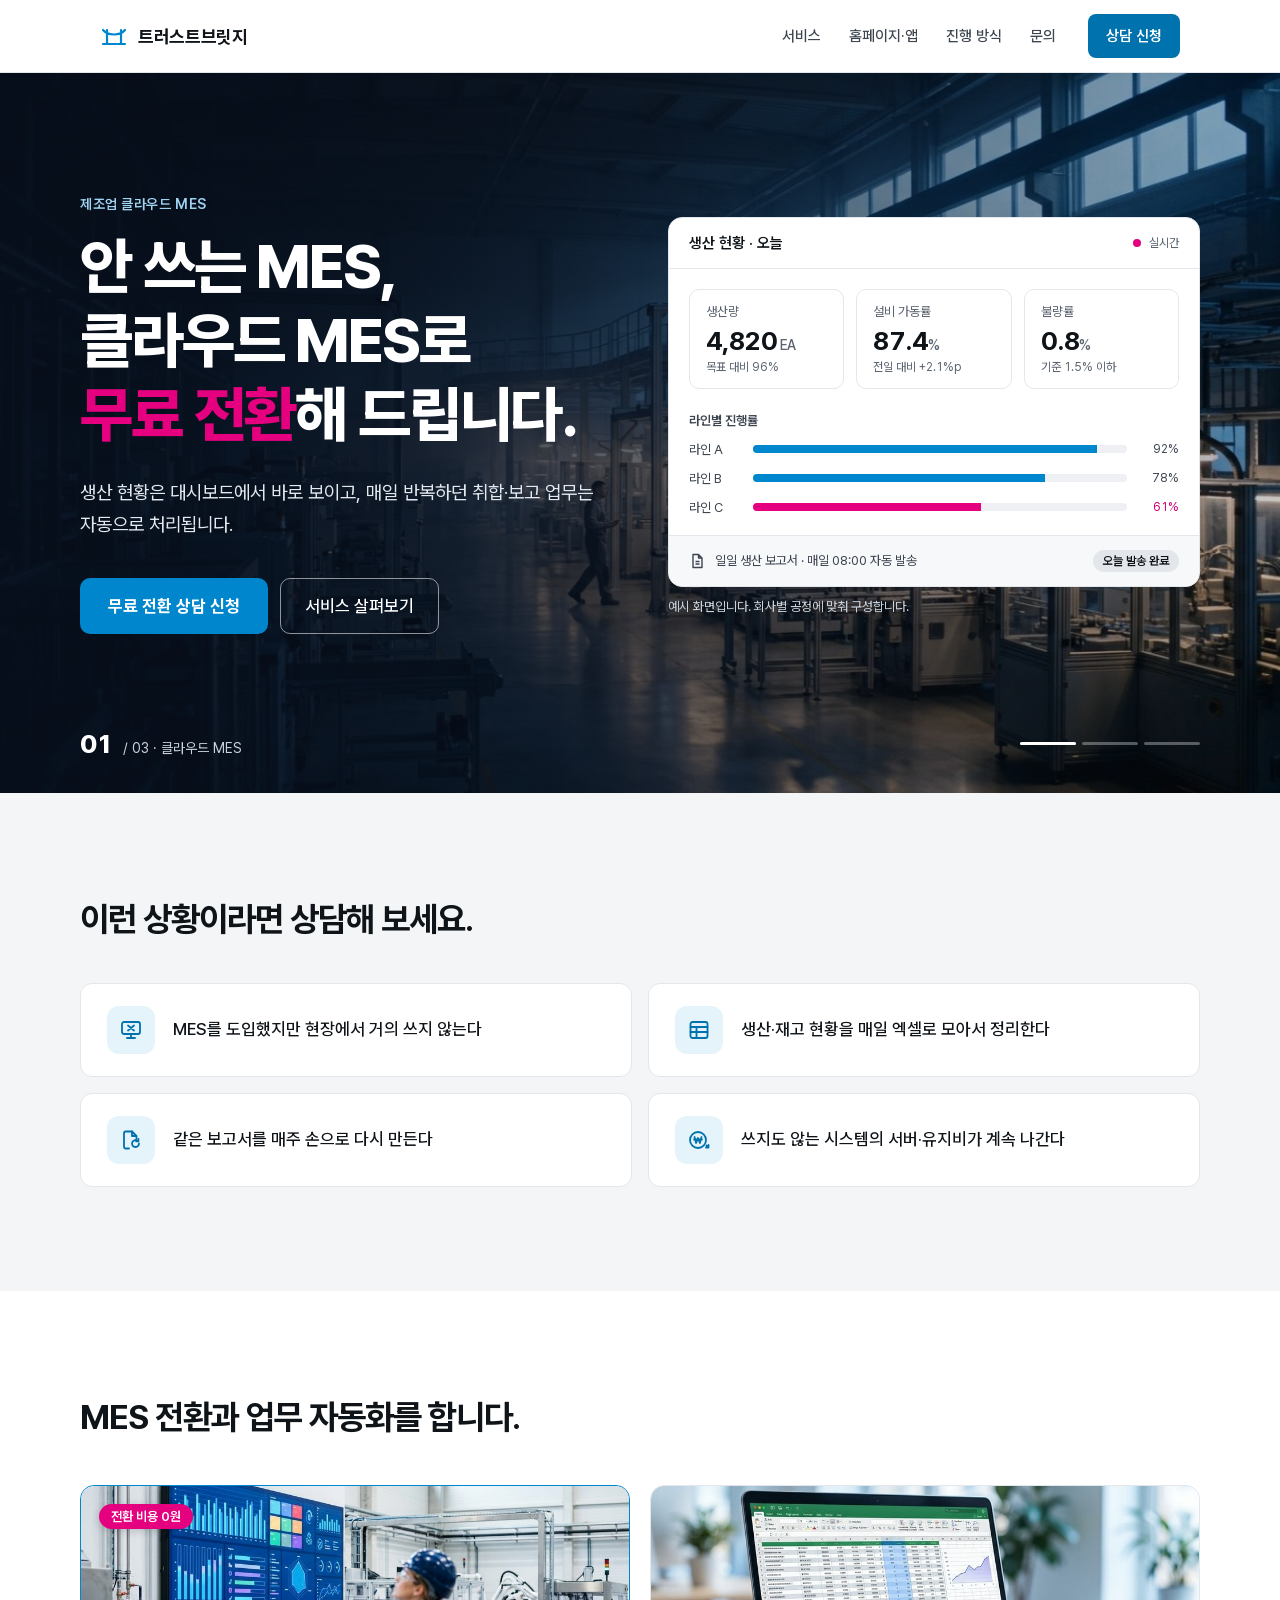
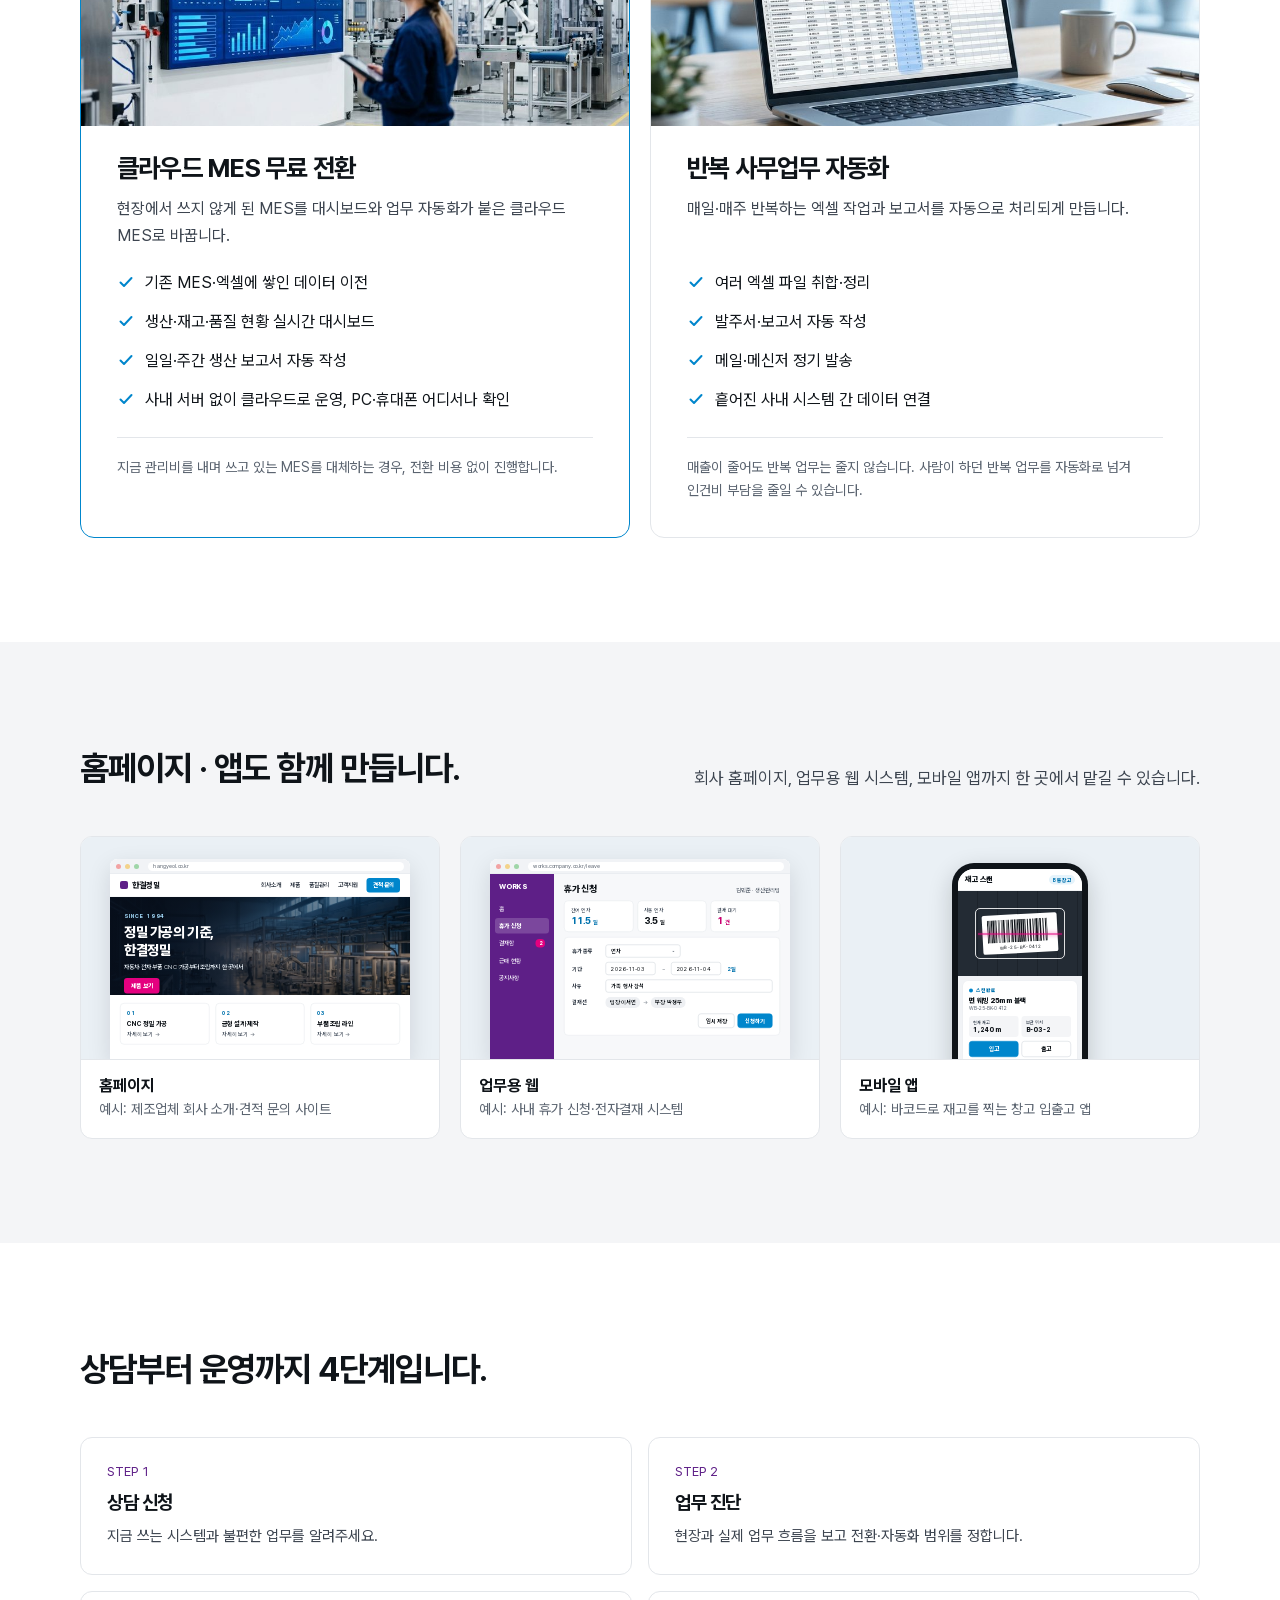
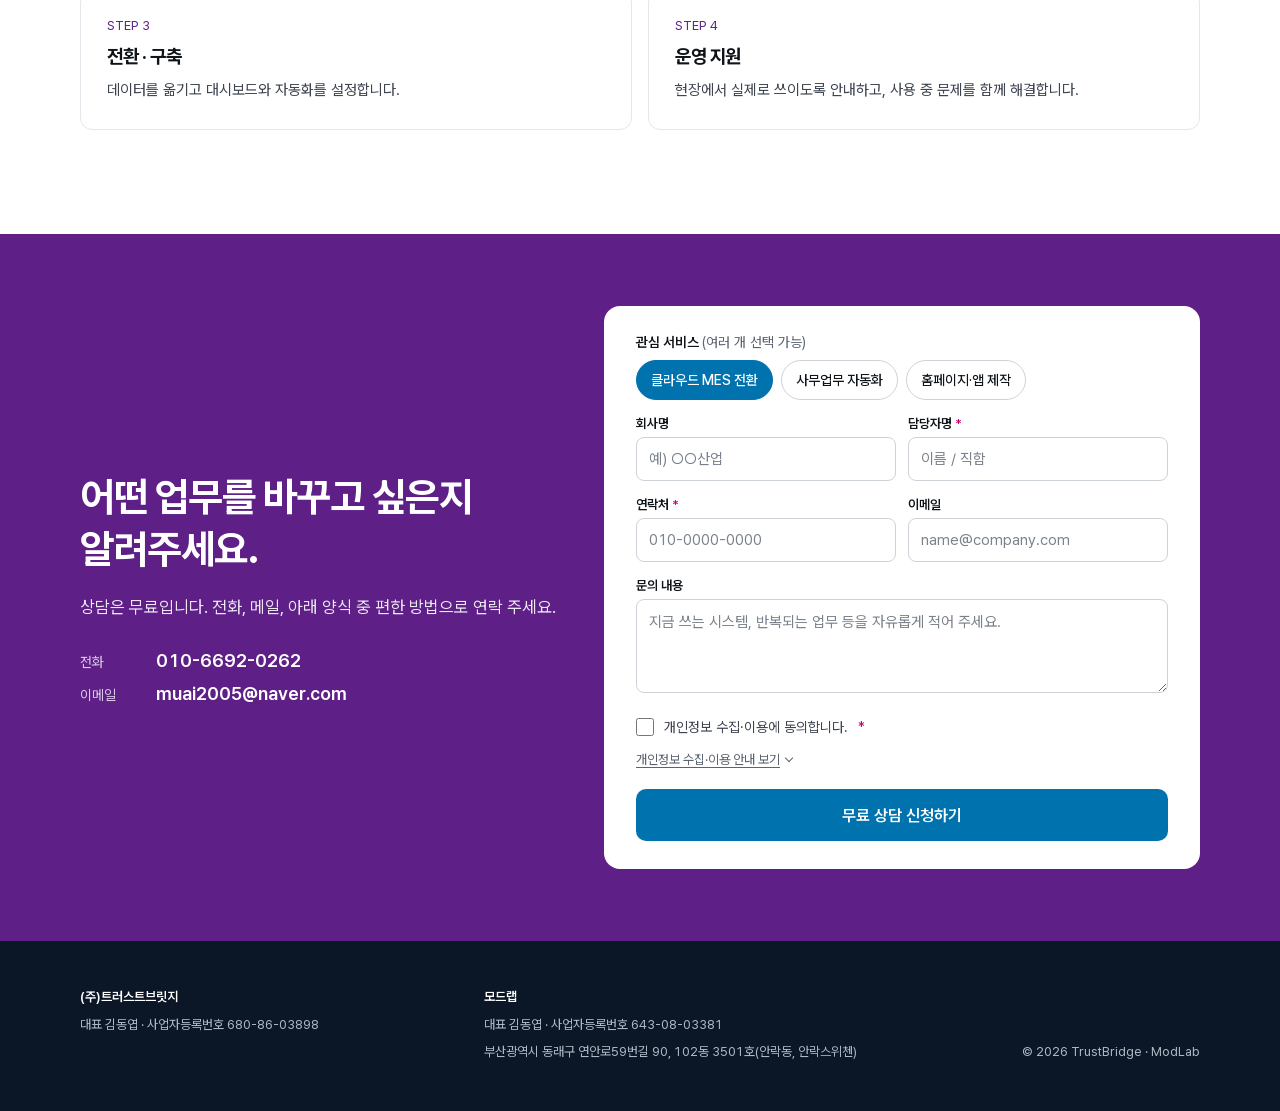
<file: index.html>
<!doctype html>
<html lang="ko">
<head>
<meta charset="utf-8">
<meta name="viewport" content="width=device-width, initial-scale=1">
<title>트러스트브릿지 · 클라우드 MES 무료 전환</title>
<meta name="description" content="안 쓰는 MES를 클라우드 MES로 무료 전환하고, 매일 반복하는 엑셀 취합·보고 업무를 자동화합니다.">
<link rel="canonical" href="https://modelab-landing.pages.dev/">
<meta name="theme-color" content="#0B1626">
<meta name="google-site-verification" content="8XHgH9_GlQ7CnMWBPAaL-OP3bFsC9x2KEq3WQ5FmYxw">
<meta name="google-site-verification" content="p43Ri4orC65d0gHnLU6IAh42sYq3tQQmLzXwiHtG9j0">

<!-- Favicons -->
<link rel="icon" href="/favicon.ico" sizes="48x48">
<link rel="icon" href="/favicon.svg" type="image/svg+xml">
<link rel="apple-touch-icon" href="/apple-touch-icon.png">
<link rel="manifest" href="/site.webmanifest">

<!-- Share previews (KakaoTalk, Facebook, LinkedIn, X) -->
<meta property="og:type" content="website">
<meta property="og:site_name" content="트러스트브릿지">
<meta property="og:locale" content="ko_KR">
<meta property="og:url" content="https://modelab-landing.pages.dev/">
<meta property="og:title" content="트러스트브릿지 · 클라우드 MES 무료 전환">
<meta property="og:description" content="안 쓰는 MES를 클라우드 MES로 무료 전환하고, 매일 반복하는 엑셀 취합·보고 업무를 자동화합니다.">
<meta property="og:image" content="https://modelab-landing.pages.dev/assets/og-image.jpg">
<meta property="og:image:width" content="1200">
<meta property="og:image:height" content="630">
<meta property="og:image:alt" content="안 쓰는 MES, 클라우드 MES로 무료 전환 · 트러스트브릿지">
<meta name="twitter:card" content="summary_large_image">

<script type="application/ld+json">
{
  "@context": "https://schema.org",
  "@type": "Organization",
  "name": "트러스트브릿지",
  "legalName": "(주)트러스트브릿지",
  "url": "https://modelab-landing.pages.dev/",
  "logo": "https://modelab-landing.pages.dev/assets/icon-512.png",
  "email": "muai2005@naver.com",
  "telephone": "+82-10-6692-0262",
  "address": {
    "@type": "PostalAddress",
    "streetAddress": "연안로59번길 90, 102동 3501호",
    "addressLocality": "동래구",
    "addressRegion": "부산광역시",
    "addressCountry": "KR"
  }
}
</script>
<link rel="preload" href="assets/fonts/PretendardVariable.woff2" as="font" type="font/woff2" crossorigin>
<link rel="stylesheet" href="css/styles.css">
</head>
<body>

<header class="site-header">
  <div class="site-header__inner">
    <a class="brand" href="#top">
      <svg width="28" height="28" viewBox="0 0 28 28" fill="none" aria-hidden="true"><path d="M3 22h22M7 22V8M21 22V8M3 8c5 6 17 6 22 0" stroke="currentColor" stroke-width="2.2" stroke-linecap="round" stroke-linejoin="round"/></svg>
      <span>트러스트브릿지</span>
    </a>
    <nav class="site-nav" aria-label="주요 메뉴">
      <div class="site-nav__links">
        <a href="#services">서비스</a>
        <a href="#web">홈페이지·앱</a>
        <a href="#process">진행 방식</a>
        <a href="#contact">문의</a>
      </div>
      <a class="btn btn--sm" href="#contact">상담 신청</a>
    </nav>
  </div>
</header>

<main>
<section id="top">
  <div class="hero" data-hero>
    <div class="hero__slide is-on" aria-hidden="true"><img src="assets/img/hero-mes.jpg" alt=""></div>
    <div class="hero__slide" aria-hidden="true"><img src="assets/img/hero-dashboard.jpg" alt=""></div>
    <div class="hero__slide" aria-hidden="true"><img src="assets/img/hero-automation.jpg" alt=""></div>
    <div class="hero__shade" aria-hidden="true"></div>

    <div class="hero__inner">
      <div class="hero__text">
        <h1 class="sr-only">트러스트브릿지 · 클라우드 MES 무료 전환과 반복 사무업무 자동화</h1>
        <div class="hero__copies">
          <div class="hero__copy is-on" aria-hidden="false" data-caption="클라우드 MES" data-cta="무료 전환 상담 신청" data-fig="dash">
            <p class="hero__label fade">제조업 클라우드 MES</p>
            <p class="hero__title"><span class="line"><span>안 쓰는 MES,</span></span><span class="line"><span>클라우드 MES로</span></span><span class="line"><span><em>무료 전환</em>해 드립니다.</span></span></p>
            <p class="hero__sub fade">생산 현황은 대시보드에서 바로 보이고, 매일 반복하던 취합·보고 업무는 자동으로 처리됩니다.</p>
          </div>
          <div class="hero__copy" aria-hidden="true" data-caption="실시간 대시보드" data-cta="대시보드 상담 신청" data-fig="dash">
            <p class="hero__label fade">실시간 생산 대시보드</p>
            <p class="hero__title"><span class="line"><span>공장 현황을</span></span><span class="line"><span>엑셀 없이</span></span><span class="line"><span><em>한 화면</em>에서 봅니다.</span></span></p>
            <p class="hero__sub fade">생산량·가동률·불량률이 실시간으로 모이고, PC와 휴대폰 어디서나 바로 확인할 수 있습니다.</p>
          </div>
          <div class="hero__copy" aria-hidden="true" data-caption="사무업무 자동화" data-cta="자동화 상담 신청" data-fig="auto">
            <p class="hero__label fade">반복 사무업무 자동화</p>
            <p class="hero__title"><span class="line"><span>매일 하던 취합·보고,</span></span><span class="line"><span>이제 손대지 않아도</span></span><span class="line"><span><em>자동으로</em> 끝납니다.</span></span></p>
            <p class="hero__sub fade">엑셀 취합, 보고서 작성, 정기 메일 발송처럼 매번 반복하던 일을 자동으로 처리합니다.</p>
          </div>
        </div>
        <div class="hero__ctas enter enter--d4">
          <a class="btn btn--lg" href="#contact" data-hero-cta>무료 전환 상담 신청</a>
          <a class="btn btn--ghost-dark" href="#services">서비스 살펴보기</a>
        </div>
      </div>

      <figure class="hero__fig enter enter--d5" data-fig="dash">
        <div class="panel">
          <div class="panel__head">
            <span>생산 현황 · 오늘</span>
            <span class="live"><i></i>실시간</span>
          </div>
          <div class="panel__stats">
            <div class="stat"><div class="stat__k">생산량</div><div class="stat__v">4,820<small> EA</small></div><div class="stat__n">목표 대비 96%</div></div>
            <div class="stat"><div class="stat__k">설비 가동률</div><div class="stat__v">87.4<small>%</small></div><div class="stat__n">전일 대비 +2.1%p</div></div>
            <div class="stat"><div class="stat__k">불량률</div><div class="stat__v">0.8<small>%</small></div><div class="stat__n">기준 1.5% 이하</div></div>
          </div>
          <div class="bars">
            <div class="bars__title">라인별 진행률</div>
            <div class="bar"><span>라인 A</span><span class="bar__track"><span class="bar__fill" style="width: 92%"></span></span><span>92%</span></div>
            <div class="bar"><span>라인 B</span><span class="bar__track"><span class="bar__fill" style="width: 78%"></span></span><span>78%</span></div>
            <div class="bar"><span>라인 C</span><span class="bar__track"><span class="bar__fill bar__fill--point" style="width: 61%"></span></span><span class="bar__pct--point">61%</span></div>
          </div>
          <div class="panel__foot">
            <span><svg width="16" height="16" viewBox="0 0 16 16" fill="none" aria-hidden="true"><path d="M4 1.5h5.5L13 5v9.5H4z M9.5 1.5V5H13 M6.5 8.5h4 M6.5 11h4" stroke="currentColor" stroke-width="1.4" stroke-linejoin="round"/></svg>일일 생산 보고서 · 매일 08:00 자동 발송</span>
            <span class="pill">오늘 발송 완료</span>
          </div>
        </div>
        <figcaption>예시 화면입니다. 회사별 공정에 맞춰 구성합니다.</figcaption>
      </figure>

      <figure class="hero__fig enter" data-fig="auto" hidden>
        <div class="panel">
          <div class="panel__head">
            <span>자동화 작업 · 오늘</span>
            <span class="live"><i></i>자동 실행 중</span>
          </div>
          <ul class="tasks">
            <li class="enter">
              <span><svg width="22" height="22" viewBox="0 0 22 22" fill="none" aria-hidden="true"><circle cx="11" cy="11" r="10" fill="currentColor"/><path d="M6.5 11.3l3 3 6-6.5" stroke="#FFFFFF" stroke-width="2" stroke-linecap="round" stroke-linejoin="round"/></svg></span>
              <span class="tasks__txt"><b>생산 실적 엑셀 취합</b><small>공장별 파일 → 통합 시트 1개 · 07:30</small></span>
              <span class="pill">완료</span>
            </li>
            <li class="enter">
              <span><svg width="22" height="22" viewBox="0 0 22 22" fill="none" aria-hidden="true"><circle cx="11" cy="11" r="10" fill="currentColor"/><path d="M6.5 11.3l3 3 6-6.5" stroke="#FFFFFF" stroke-width="2" stroke-linecap="round" stroke-linejoin="round"/></svg></span>
              <span class="tasks__txt"><b>일일 생산 보고서 작성</b><small>통합 시트 기준 자동 작성 · 07:40</small></span>
              <span class="pill">완료</span>
            </li>
            <li class="enter">
              <span><svg width="22" height="22" viewBox="0 0 22 22" fill="none" aria-hidden="true"><circle cx="11" cy="11" r="10" fill="currentColor"/><path d="M6.5 11.3l3 3 6-6.5" stroke="#FFFFFF" stroke-width="2" stroke-linecap="round" stroke-linejoin="round"/></svg></span>
              <span class="tasks__txt"><b>거래처 발주서 메일 발송</b><small>담당자별 자동 발송 · 08:00</small></span>
              <span class="pill">완료</span>
            </li>
            <li class="enter is-pending">
              <span><svg width="22" height="22" viewBox="0 0 22 22" fill="none" aria-hidden="true"><circle cx="11" cy="11" r="9.5" stroke="currentColor" stroke-width="1.6"/><path d="M11 6.5V11l3 2" stroke="currentColor" stroke-width="1.6" stroke-linecap="round" stroke-linejoin="round"/></svg></span>
              <span class="tasks__txt"><b>주간 재고 보고서</b><small>매주 금요일 17:00</small></span>
              <span class="pill pill--outline">예정</span>
            </li>
          </ul>
          <div class="panel__foot">
            <span><svg width="16" height="16" viewBox="0 0 16 16" fill="none" aria-hidden="true"><rect x="2" y="2" width="12" height="12" rx="2" stroke="currentColor" stroke-width="1.4"/><path d="M2 6h12M2 10h12M6 6v8" stroke="currentColor" stroke-width="1.4"/></svg>생산실적_통합.xlsx</span>
            <span class="pill pill--main">자동 생성</span>
          </div>
        </div>
        <figcaption>예시 화면입니다. 회사별 업무에 맞춰 구성합니다.</figcaption>
      </figure>
    </div>

    <div class="hero__pager">
      <div class="hero__pager-in">
        <div class="hero__count" aria-live="polite">
          <strong data-hero-num>01</strong>
          <span>/ 03 · <span data-hero-caption>클라우드 MES</span></span>
        </div>
        <div class="hero__dots">
          <button class="hero__dot" type="button" aria-label="1번째 화면: 클라우드 MES" aria-pressed="true"><span><span></span></span></button>
          <button class="hero__dot" type="button" aria-label="2번째 화면: 실시간 대시보드" aria-pressed="false"><span><span></span></span></button>
          <button class="hero__dot" type="button" aria-label="3번째 화면: 사무업무 자동화" aria-pressed="false"><span><span></span></span></button>
        </div>
      </div>
    </div>
  </div>
</section>

<section class="pains">
  <div class="container">
    <h2 class="section__title reveal">이런 상황이라면 상담해 보세요.</h2>
    <div class="grid2">
      <div class="pain card reveal d2"><span class="pain__icon"><svg width="24" height="24" viewBox="0 0 24 24" fill="none" aria-hidden="true" stroke="currentColor" stroke-width="1.8" stroke-linecap="round" stroke-linejoin="round"><rect x="3" y="4" width="18" height="12" rx="2"/><path d="M8 20h8M12 16v4M9 7.5l6 5M15 7.5l-6 5"/></svg></span><p>MES를 도입했지만 현장에서 거의 쓰지 않는다</p></div>
      <div class="pain card reveal d3"><span class="pain__icon"><svg width="24" height="24" viewBox="0 0 24 24" fill="none" aria-hidden="true" stroke="currentColor" stroke-width="1.8" stroke-linecap="round" stroke-linejoin="round"><rect x="3.5" y="4" width="17" height="16" rx="2"/><path d="M3.5 9h17M3.5 14h17M9.5 9v11"/></svg></span><p>생산·재고 현황을 매일 엑셀로 모아서 정리한다</p></div>
      <div class="pain card reveal d4"><span class="pain__icon"><svg width="24" height="24" viewBox="0 0 24 24" fill="none" aria-hidden="true" stroke="currentColor" stroke-width="1.8" stroke-linecap="round" stroke-linejoin="round"><path d="M13 3.5H6.5A1.5 1.5 0 0 0 5 5v14a1.5 1.5 0 0 0 1.5 1.5H10"/><path d="M13 3.5 17.5 8v2.5M13 3.5V8h4.5"/><path d="M20 15.5a3.5 3.5 0 1 1-1-2.45"/><path d="M19.4 11v2.3h-2.3"/></svg></span><p>같은 보고서를 매주 손으로 다시 만든다</p></div>
      <div class="pain card reveal d5"><span class="pain__icon"><svg width="24" height="24" viewBox="0 0 24 24" fill="none" aria-hidden="true" stroke="currentColor" stroke-width="1.8" stroke-linecap="round" stroke-linejoin="round"><circle cx="11" cy="12" r="8"/><path d="M7.5 9l1.6 6 1.9-5 1.9 5 1.6-6M7 11.5h8"/><path d="M19.5 17.5l2 2M21.5 17v2.5H19"/></svg></span><p>쓰지도 않는 시스템의 서버·유지비가 계속 나간다</p></div>
    </div>
  </div>
</section>

<section id="services" class="section">
  <div class="container">
    <h2 class="section__title reveal">MES 전환과 업무 자동화를 합니다.</h2>
    <div class="services">
      <article class="svc svc--featured card reveal d2">
        <div class="svc__img"><img class="zoom" src="assets/img/service-mes.jpg" alt="공장 벽면 화면의 실시간 생산 대시보드를 확인하는 작업자"><span class="badge">전환 비용 0원</span></div>
        <div>
          <h3>클라우드 MES 무료 전환</h3>
          <p class="svc__desc">현장에서 쓰지 않게 된 MES를 대시보드와 업무 자동화가 붙은 클라우드 MES로 바꿉니다.</p>
        </div>
        <ul class="checklist">
          <li><span class="check"><svg width="18" height="18" viewBox="0 0 18 18" fill="none" aria-hidden="true"><path d="M3.5 9.5l3.5 3.5 7.5-8" stroke="currentColor" stroke-width="2" stroke-linecap="round" stroke-linejoin="round"/></svg></span>기존 MES·엑셀에 쌓인 데이터 이전</li>
          <li><span class="check"><svg width="18" height="18" viewBox="0 0 18 18" fill="none" aria-hidden="true"><path d="M3.5 9.5l3.5 3.5 7.5-8" stroke="currentColor" stroke-width="2" stroke-linecap="round" stroke-linejoin="round"/></svg></span>생산·재고·품질 현황 실시간 대시보드</li>
          <li><span class="check"><svg width="18" height="18" viewBox="0 0 18 18" fill="none" aria-hidden="true"><path d="M3.5 9.5l3.5 3.5 7.5-8" stroke="currentColor" stroke-width="2" stroke-linecap="round" stroke-linejoin="round"/></svg></span>일일·주간 생산 보고서 자동 작성</li>
          <li><span class="check"><svg width="18" height="18" viewBox="0 0 18 18" fill="none" aria-hidden="true"><path d="M3.5 9.5l3.5 3.5 7.5-8" stroke="currentColor" stroke-width="2" stroke-linecap="round" stroke-linejoin="round"/></svg></span>사내 서버 없이 클라우드로 운영, PC·휴대폰 어디서나 확인</li>
        </ul>
        <p class="svc__note">지금 관리비를 내며 쓰고 있는 MES를 대체하는 경우, 전환 비용 없이 진행합니다.</p>
      </article>

      <article class="svc card reveal d3">
        <div class="svc__img"><img class="zoom" src="assets/img/service-automation.jpg" alt="데이터가 자동으로 채워지는 스프레드시트 화면이 띄워진 노트북"></div>
        <div>
          <h3>반복 사무업무 자동화</h3>
          <p class="svc__desc">매일·매주 반복하는 엑셀 작업과 보고서를 자동으로 처리되게 만듭니다.</p>
        </div>
        <ul class="checklist">
          <li><span class="check"><svg width="18" height="18" viewBox="0 0 18 18" fill="none" aria-hidden="true"><path d="M3.5 9.5l3.5 3.5 7.5-8" stroke="currentColor" stroke-width="2" stroke-linecap="round" stroke-linejoin="round"/></svg></span>여러 엑셀 파일 취합·정리</li>
          <li><span class="check"><svg width="18" height="18" viewBox="0 0 18 18" fill="none" aria-hidden="true"><path d="M3.5 9.5l3.5 3.5 7.5-8" stroke="currentColor" stroke-width="2" stroke-linecap="round" stroke-linejoin="round"/></svg></span>발주서·보고서 자동 작성</li>
          <li><span class="check"><svg width="18" height="18" viewBox="0 0 18 18" fill="none" aria-hidden="true"><path d="M3.5 9.5l3.5 3.5 7.5-8" stroke="currentColor" stroke-width="2" stroke-linecap="round" stroke-linejoin="round"/></svg></span>메일·메신저 정기 발송</li>
          <li><span class="check"><svg width="18" height="18" viewBox="0 0 18 18" fill="none" aria-hidden="true"><path d="M3.5 9.5l3.5 3.5 7.5-8" stroke="currentColor" stroke-width="2" stroke-linecap="round" stroke-linejoin="round"/></svg></span>흩어진 사내 시스템 간 데이터 연결</li>
        </ul>
        <p class="svc__note">매출이 줄어도 반복 업무는 줄지 않습니다. 사람이 하던 반복 업무를 자동화로 넘겨 인건비 부담을 줄일 수 있습니다.</p>
      </article>
    </div>
  </div>
</section>

<section id="web" class="section section--soft">
  <div class="container">
    <div class="section__head">
      <h2 class="section__title reveal">홈페이지 · 앱도 함께 만듭니다.</h2>
      <p class="section__lead reveal d1">회사 홈페이지, 업무용 웹 시스템, 모바일 앱까지 한 곳에서 맡길 수 있습니다.</p>
    </div>
    <div class="grid3 showcase">
        <figure class="show card reveal d1">
          <div class="show__stage" aria-hidden="true">
            <div class="browser zoom">
              <div class="browser__scale">
                <div class="browser__bar"><i></i><i></i><i></i><span class="browser__url">hangyeol.co.kr</span></div>
                <div class="mk-nav">
                  <div class="mk-logo"><i></i>한결정밀</div>
                  <div class="mk-menu"><span>회사소개</span><span>제품</span><span>품질관리</span><span>고객지원</span><b>견적 문의</b></div>
                </div>
                <div class="mk-hero">
                  <img src="assets/img/hero-mes.jpg" alt="">
                  <div class="mk-hero__shade"></div>
                  <div class="mk-hero__txt">
                    <div class="mk-hero__eyebrow">SINCE 1994</div>
                    <div class="mk-hero__title">정밀 가공의 기준,<br>한결정밀</div>
                    <div class="mk-hero__sub">자동차·전자 부품 CNC 가공부터 조립까지 한 곳에서</div>
                    <div class="mk-hero__btn">제품 보기</div>
                  </div>
                </div>
                <div class="mk-tiles">
                  <div><small>01</small><b>CNC 정밀 가공</b><span>자세히 보기 →</span></div>
                  <div><small>02</small><b>금형 설계·제작</b><span>자세히 보기 →</span></div>
                  <div><small>03</small><b>부품 조립 라인</b><span>자세히 보기 →</span></div>
                </div>
              </div>
            </div>
          </div>
          <figcaption><b>홈페이지</b><span>예시: 제조업체 회사 소개·견적 문의 사이트</span></figcaption>
        </figure>

        <figure class="show card reveal d2">
          <div class="show__stage" aria-hidden="true">
            <div class="browser zoom">
              <div class="browser__scale">
                <div class="browser__bar"><i></i><i></i><i></i><span class="browser__url">works.company.co.kr/leave</span></div>
                <div class="mk-app">
                  <div class="mk-side">
                    <div class="mk-side__logo">WORKS</div>
                    <div class="mk-side__menu">
                      <span>홈</span>
                      <span class="is-on">휴가 신청</span>
                      <span>결재함<em>2</em></span>
                      <span>근태 현황</span>
                      <span>공지사항</span>
                    </div>
                  </div>
                  <div class="mk-main">
                    <div class="mk-main__head"><b>휴가 신청</b><span>김민준 · 생산관리팀</span></div>
                    <div class="mk-kpis">
                      <div><small>잔여 연차</small><b style="color: var(--main-ink)">11.5<span> 일</span></b></div>
                      <div><small>사용 연차</small><b>3.5<span> 일</span></b></div>
                      <div><small>결재 대기</small><b style="color: var(--point-ink)">1<span> 건</span></b></div>
                    </div>
                    <div class="mk-form">
                      <div class="mk-row"><b>휴가 종류</b><span class="mk-field" style="width: 150px">연차<span style="color: var(--ink-4)">▾</span></span></div>
                      <div class="mk-row"><b>기간</b><span class="mk-field" style="width: 100px">2026-11-03</span><span style="color: var(--ink-3)">~</span><span class="mk-field" style="width: 100px">2026-11-04</span><span style="font-weight: 700; color: var(--main-ink)">2일</span></div>
                      <div class="mk-row"><b>사유</b><span class="mk-field" style="width: 100%">가족 행사 참석</span></div>
                      <div class="mk-row"><b>결재선</b><span style="display: flex; align-items: center; gap: 6px"><span class="mk-chip">팀장 이서연</span><span style="color: var(--ink-4)">→</span><span class="mk-chip">부장 박정우</span></span></div>
                      <div class="mk-btns"><span>임시 저장</span><span>신청하기</span></div>
                    </div>
                  </div>
                </div>
              </div>
            </div>
          </div>
          <figcaption><b>업무용 웹</b><span>예시: 사내 휴가 신청·전자결재 시스템</span></figcaption>
        </figure>

        <figure class="show card reveal d3">
          <div class="show__stage" aria-hidden="true">
            <div class="phone zoom">
              <div class="phone__screen">
                <div class="phone__scale">
                  <div class="mk-apphead"><b>재고 스캔</b><span>B동 창고</span></div>
                  <div class="mk-cam">
                    <div class="mk-cam__bg"></div>
                    <div class="mk-label">
                      <div class="barcode"><i style="width:2px;margin-right:1px"></i><i style="width:2px;margin-right:1px"></i><i style="width:1px;margin-right:1px"></i><i style="width:2px;margin-right:1px"></i><i style="width:3px;margin-right:1px"></i><i style="width:1px;margin-right:1px"></i><i style="width:2px;margin-right:3px"></i><i style="width:1px;margin-right:1px"></i><i style="width:1px;margin-right:3px"></i><i style="width:1px;margin-right:1px"></i><i style="width:1px;margin-right:1px"></i><i style="width:3px;margin-right:3px"></i><i style="width:1px;margin-right:1px"></i><i style="width:1px;margin-right:1px"></i><i style="width:2px;margin-right:3px"></i><i style="width:1px;margin-right:1px"></i><i style="width:3px;margin-right:2px"></i><i style="width:3px;margin-right:1px"></i><i style="width:1px;margin-right:1px"></i><i style="width:2px;margin-right:1px"></i><i style="width:3px;margin-right:1px"></i><i style="width:3px;margin-right:1px"></i><i style="width:3px;margin-right:1px"></i><i style="width:2px;margin-right:3px"></i><i style="width:2px;margin-right:3px"></i><i style="width:3px;margin-right:3px"></i><i style="width:2px;margin-right:2px"></i><i style="width:1px;margin-right:1px"></i><i style="width:4px;margin-right:1px"></i><i style="width:1px;margin-right:2px"></i><i style="width:3px;margin-right:3px"></i><i style="width:2px;margin-right:3px"></i><i style="width:2px;margin-right:1px"></i><i style="width:1px;margin-right:3px"></i></div>
                      <div class="mk-label__code">WB-25-BK-0412</div>
                    </div>
                    <div class="mk-frame"></div>
                    <div class="mk-scan"></div>
                  </div>
                  <div class="mk-result">
                    <div class="mk-result__ok"><i></i>스캔 완료</div>
                    <div class="mk-result__name">면 웨빙 25mm 블랙</div>
                    <div class="mk-result__sku">WB-25-BK-0412</div>
                    <div class="mk-result__grid">
                      <div><small>현재 재고</small><b>1,240 m</b></div>
                      <div><small>보관 위치</small><b>B-03-2</b></div>
                    </div>
                    <div class="mk-result__btns"><span>입고</span><span>출고</span></div>
                  </div>
                </div>
              </div>
            </div>
          </div>
          <figcaption><b>모바일 앱</b><span>예시: 바코드로 재고를 찍는 창고 입출고 앱</span></figcaption>
        </figure>
    </div>
  </div>
</section>

<section id="process" class="section">
  <div class="container">
    <h2 class="section__title reveal">상담부터 운영까지 4단계입니다.</h2>
    <ol class="steps grid2">
      <li class="step card reveal d2">
        <div class="step__no">STEP 1</div>
        <h3>상담 신청</h3>
        <p>지금 쓰는 시스템과 불편한 업무를 알려주세요.</p>
      </li>
      <li class="step card reveal d3">
        <div class="step__no">STEP 2</div>
        <h3>업무 진단</h3>
        <p>현장과 실제 업무 흐름을 보고 전환·자동화 범위를 정합니다.</p>
      </li>
      <li class="step card reveal d4">
        <div class="step__no">STEP 3</div>
        <h3>전환 · 구축</h3>
        <p>데이터를 옮기고 대시보드와 자동화를 설정합니다.</p>
      </li>
      <li class="step card reveal d5">
        <div class="step__no">STEP 4</div>
        <h3>운영 지원</h3>
        <p>현장에서 실제로 쓰이도록 안내하고, 사용 중 문제를 함께 해결합니다.</p>
      </li>
    </ol>
  </div>
</section>

<section id="contact" class="section contact">
  <div class="container contact__inner">
    <div class="contact__intro">
      <h2 class="contact__title reveal">어떤 업무를 바꾸고 싶은지<br>알려주세요.</h2>
      <p class="contact__lead reveal d2">상담은 무료입니다. 전화, 메일, 아래 양식 중 편한 방법으로 연락 주세요.</p>
      <dl class="contact__list reveal d3">
        <div><dt>전화</dt><dd><a href="tel:01066920262">010-6692-0262</a></dd></div>
        <div><dt>이메일</dt><dd><a href="mailto:muai2005@naver.com">muai2005@naver.com</a></dd></div>
      </dl>
    </div>

    <div class="form-card reveal d4">
      <form class="form" data-contact-form novalidate>
        <fieldset>
          <legend>관심 서비스 <span>(여러 개 선택 가능)</span></legend>
          <div class="chips">
            <button class="chip" type="button" aria-pressed="true" data-chip="mes">클라우드 MES 전환</button>
            <button class="chip" type="button" aria-pressed="false" data-chip="auto">사무업무 자동화</button>
            <button class="chip" type="button" aria-pressed="false" data-chip="web">홈페이지·앱 제작</button>
          </div>
        </fieldset>
        <div class="form__row">
          <label class="field">회사명<input class="input" type="text" name="company" maxlength="100" autocomplete="organization" placeholder="예) ○○산업"></label>
          <label class="field"><span>담당자명 <em class="req" aria-hidden="true">*</em></span><input class="input" type="text" name="name" required maxlength="50" autocomplete="name" placeholder="이름 / 직함"></label>
        </div>
        <div class="form__row">
          <label class="field"><span>연락처 <em class="req" aria-hidden="true">*</em></span><input class="input" type="tel" name="phone" required maxlength="30" autocomplete="tel" placeholder="010-0000-0000"></label>
          <label class="field">이메일<input class="input" type="email" name="email" maxlength="120" autocomplete="email" placeholder="name@company.com"></label>
        </div>
        <label class="field">문의 내용<textarea class="input" name="message" rows="3" maxlength="3000" placeholder="지금 쓰는 시스템, 반복되는 업무 등을 자유롭게 적어 주세요."></textarea></label>
        <div class="consent">
          <label class="agree"><input type="checkbox" name="agree" required aria-describedby="privacy-notice">개인정보 수집·이용에 동의합니다. <em class="req" aria-hidden="true">*</em></label>
          <details class="privacy">
            <summary>개인정보 수집·이용 안내 보기</summary>
            <div class="privacy__body" id="privacy-notice">
              <table>
                <tbody>
                  <tr><th scope="row">수집 항목</th><td>필수: 담당자명, 연락처<br>선택: 회사명, 이메일, 관심 서비스, 문의 내용</td></tr>
                  <tr><th scope="row">수집 목적</th><td>상담 신청 접수 및 상담 회신</td></tr>
                  <tr><th scope="row">보유 기간</th><td><strong>수집일로부터 6개월</strong> 보관 후 지체 없이 파기합니다.</td></tr>
                  <tr><th scope="row">처리 위탁</th><td>문의 내용 메일 전송: Resend, Inc.(미국)<br>웹사이트 운영: Cloudflare, Inc.(미국)</td></tr>
                </tbody>
              </table>
              <p>개인정보 수집·이용에 동의하지 않으실 수 있습니다. 동의하지 않으시면 이 양식으로는 상담 신청이 어렵지만, 전화(010-6692-0262)나 이메일로는 상담을 받으실 수 있습니다.</p>
            </div>
          </details>
        </div>
        <div class="hp" aria-hidden="true"><label>웹사이트<input type="text" name="website" tabindex="-1" autocomplete="off"></label></div>
        <p class="form__msg" role="alert" data-form-msg hidden></p>
        <button class="btn form__submit" type="submit" data-form-submit>무료 상담 신청하기</button>
      </form>
      <div class="form-done" data-form-done hidden>
        <span><svg width="40" height="40" viewBox="0 0 40 40" fill="none" aria-hidden="true"><circle cx="20" cy="20" r="18" stroke="currentColor" stroke-width="2"/><path d="M12.5 20.5l5 5 10-11" stroke="currentColor" stroke-width="2.4" stroke-linecap="round" stroke-linejoin="round"/></svg></span>
        <h3>상담 신청이 접수되었습니다.</h3>
        <p>남겨주신 연락처로 담당자가 직접 연락드리겠습니다.</p>
        <button class="btn btn--ghost" type="button" data-form-reset>다시 작성하기</button>
      </div>
    </div>
  </div>
</section>
</main>

<footer class="site-footer">
  <div class="container">
    <div>
      <b>(주)트러스트브릿지</b>
      <span>대표 김동엽 · 사업자등록번호 680-86-03898</span>
    </div>
    <div>
      <b>모드랩</b>
      <span>대표 김동엽 · 사업자등록번호 643-08-03381</span>
      <span>부산광역시 동래구 연안로59번길 90, 102동 3501호(안락동, 안락스위첸)</span>
    </div>
    <div class="copy">© 2026 TrustBridge · ModLab</div>
  </div>
</footer>

<script src="js/main.js"></script>
</body>
</html>
</file>
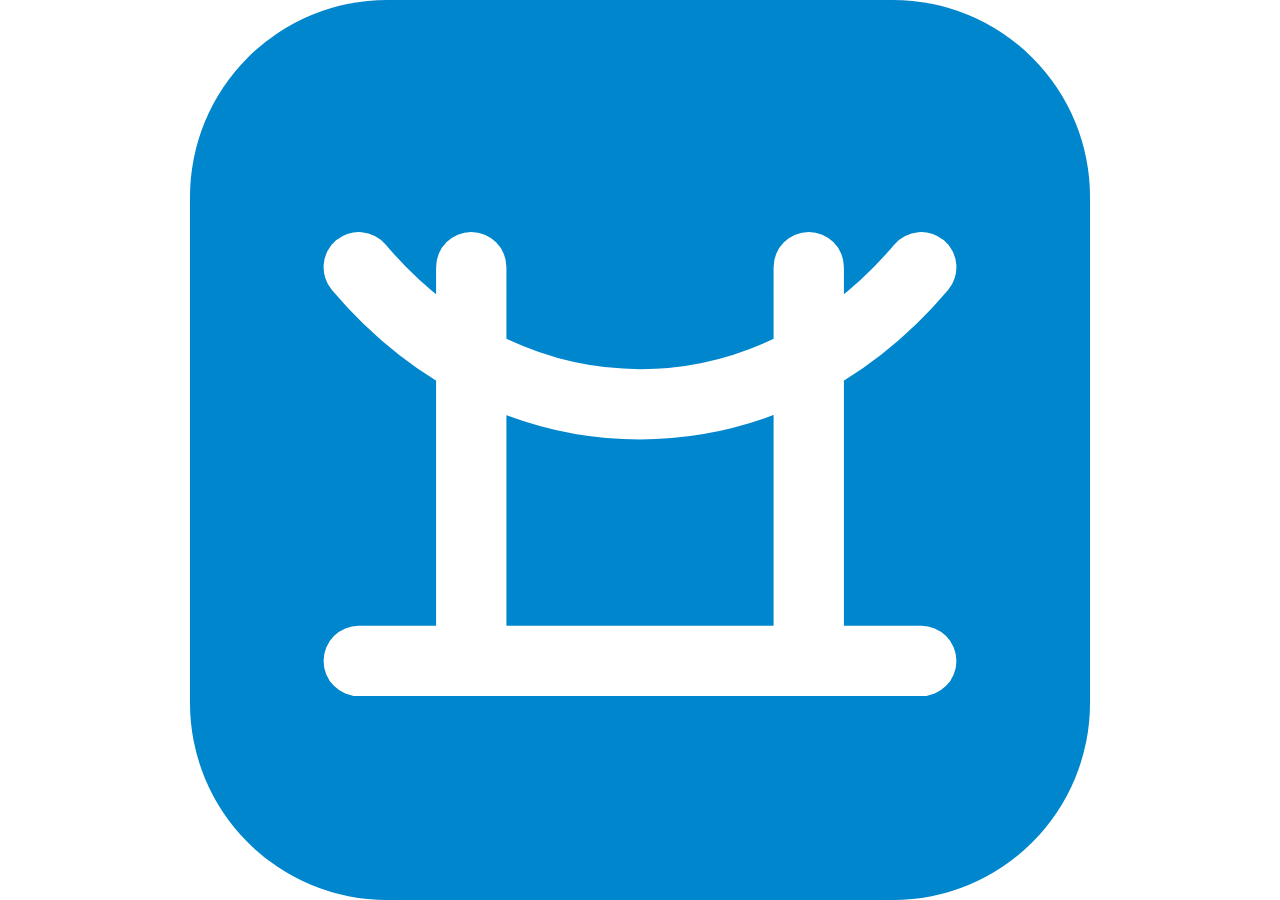
<file: tools/icon.html>
<!doctype html>
<!-- Source for the PNG favicons: renders favicon.svg edge to edge. -->
<html><head><style>html,body{margin:0;background:transparent}img{display:block;width:100vw;height:100vh}</style></head>
<body><img src="../favicon.svg" alt=""></body></html>
</file>
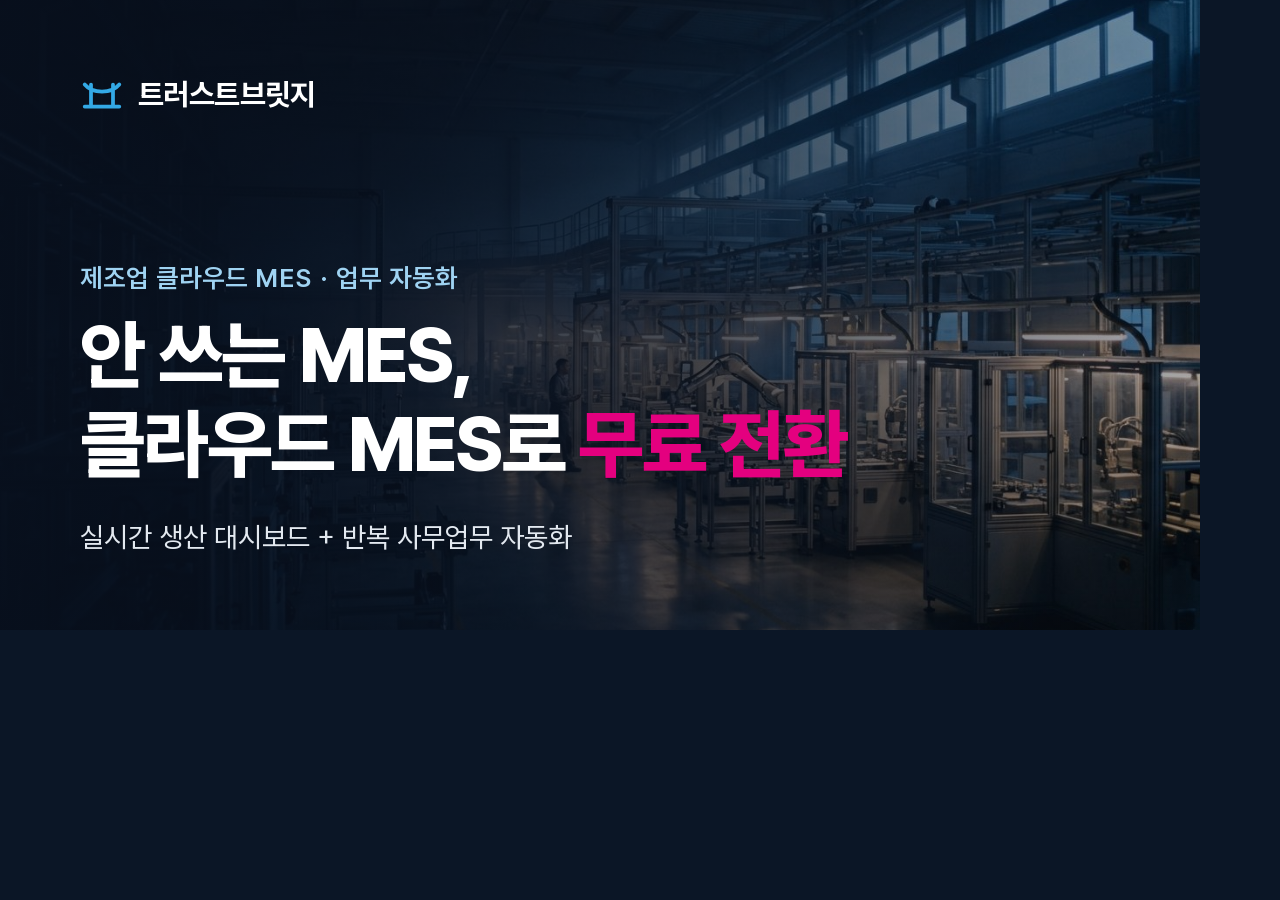
<file: tools/og-image.html>
<!doctype html>
<!-- Source for assets/og-image.jpg (1200x630). Render it with a headless browser at 1200x630 over http. -->
<html lang="ko">
<head>
<meta charset="utf-8">
<style>
@font-face { font-family: 'Pretendard'; src: url('../assets/fonts/PretendardVariable.woff2') format('woff2'); font-weight: 45 920; }
html, body { margin: 0; }
body { width: 1200px; height: 630px; overflow: hidden; position: relative; background: #0B1626; color: #FFFFFF;
  font-family: 'Pretendard', sans-serif; word-break: keep-all; -webkit-font-smoothing: antialiased; }
img { position: absolute; inset: 0; width: 100%; height: 100%; object-fit: cover; }
.shade { position: absolute; inset: 0; background: linear-gradient(90deg, rgba(8,16,30,0.92) 0%, rgba(8,16,30,0.74) 55%, rgba(8,16,30,0.35) 100%); }
.in { position: absolute; inset: 0; padding: 72px 80px; display: flex; flex-direction: column; }
.brand { display: flex; align-items: center; gap: 14px; font-size: 30px; font-weight: 700; letter-spacing: -0.02em; }
.label { margin-top: auto; font-size: 26px; font-weight: 600; letter-spacing: 0.04em; color: #9FD3F2; }
h1 { margin: 18px 0 0; font-size: 76px; line-height: 1.18; letter-spacing: -0.035em; font-weight: 800; }
h1 em { font-style: normal; color: #E4007F; }
p { margin: 26px 0 0; font-size: 28px; line-height: 1.5; color: #E3E9F0; }
</style>
</head>
<body>
<img src="../assets/img/hero-mes.jpg" alt="">
<div class="shade"></div>
<div class="in">
  <div class="brand">
    <svg width="44" height="44" viewBox="0 0 28 28" fill="none" aria-hidden="true"><path d="M3 22h22M7 22V8M21 22V8M3 8c5 6 17 6 22 0" stroke="#33A9E6" stroke-width="2.4" stroke-linecap="round" stroke-linejoin="round"/></svg>
    트러스트브릿지
  </div>
  <div class="label">제조업 클라우드 MES · 업무 자동화</div>
  <h1>안 쓰는 MES,<br>클라우드 MES로 <em>무료 전환</em></h1>
  <p>실시간 생산 대시보드 + 반복 사무업무 자동화</p>
</div>
</body>
</html>
</file>
<file: css/styles.css>
@font-face {
  font-family: 'Pretendard';
  src: url('../assets/fonts/PretendardVariable.woff2') format('woff2-variations'),
       url('../assets/fonts/PretendardVariable.woff2') format('woff2');
  font-weight: 45 920;
  font-style: normal;
  font-display: swap;
}

:root {
  --main: #0086CC;
  --main-ink: #0072AD;
  --sub: #5E1F87;
  --point: #E4007F;
  --point-ink: #C90070;

  --ink: #0F1419;
  --ink-2: #3D4550;
  --ink-3: #5B6470;
  --ink-4: #7A828C;
  --line: #E3E6EA;
  --line-2: #CDD2D8;
  --line-soft: #EEF0F3;
  --bg-soft: #F4F5F7;
  --bg-softer: #F7F8FA;
  --navy: #0B1626;
}

*, *::before, *::after { box-sizing: border-box; }

html { scroll-behavior: smooth; }
body {
  margin: 0;
  background: #FFFFFF;
  color: var(--ink);
  font-family: 'Pretendard', -apple-system, 'Apple SD Gothic Neo', 'Malgun Gothic', sans-serif;
  font-variant-numeric: tabular-nums;
  word-break: keep-all;
  -webkit-font-smoothing: antialiased;
  -webkit-tap-highlight-color: transparent;
  -webkit-text-size-adjust: 100%;
}
section[id] { scroll-margin-top: 72px; }
img { display: block; max-width: 100%; }
a { color: var(--ink); }
a:hover { color: var(--main-ink); }

.container { max-width: 1120px; margin: 0 auto; }
.sr-only {
  position: absolute; width: 1px; height: 1px; margin: -1px; padding: 0; border: 0;
  overflow: hidden; clip: rect(0 0 0 0); white-space: nowrap;
}
.check { color: var(--main); flex: 0 0 auto; margin-top: 2px; }

/* Buttons */
.btn {
  display: inline-flex; align-items: center; justify-content: center;
  border: 0; border-radius: 10px; font: inherit; text-decoration: none; cursor: pointer;
  transition: filter .15s ease, background-color .15s ease;
}
.btn:hover { filter: brightness(0.92); color: #FFFFFF; }
.btn--sm { min-height: 44px; padding: 0 18px; border-radius: 8px; background: var(--main-ink); color: #FFFFFF; font-size: 15px; font-weight: 600; }
.btn--lg { min-height: 56px; padding: 0 28px; background: var(--main); color: #FFFFFF; font-size: 17px; font-weight: 700; }
.btn--ghost-dark {
  min-height: 56px; padding: 0 24px; border: 1px solid rgba(255,255,255,0.55);
  background: transparent; color: #FFFFFF; font-size: 17px; font-weight: 500;
  transition: background-color .15s ease;
}
.btn--ghost-dark:hover { filter: none; background: rgba(255,255,255,0.1); }
.btn--ghost {
  min-height: 44px; padding: 0 18px; border: 1px solid var(--line-2); border-radius: 8px;
  background: #FFFFFF; color: var(--ink); font-size: 15px;
}
.btn--ghost:hover { filter: none; background: var(--bg-soft); color: var(--ink); }

/* Header */
.site-header {
  position: sticky; top: 0; z-index: 50;
  border-bottom: 1px solid var(--line); background: #FFFFFF;
  box-shadow: 0 1px 8px rgba(15,20,25,0.05);
}
.site-header__inner {
  max-width: 1120px; margin: 0 auto; padding: 0 20px; height: 72px;
  display: flex; align-items: center; justify-content: space-between; gap: 24px;
}
.brand { display: flex; align-items: center; gap: 10px; text-decoration: none; color: var(--ink); }
.brand:hover { color: var(--ink); }
.brand svg { color: var(--main); }
.brand span { font-weight: 700; font-size: 18px; letter-spacing: -0.02em; }
.site-nav { display: flex; align-items: center; gap: 32px; }
.site-nav__links { display: flex; align-items: center; gap: 28px; }
.site-nav__links a { text-decoration: none; font-size: 15px; font-weight: 500; color: var(--ink-2); }
.site-nav__links a:hover { color: var(--ink); }

/* Hero */
.hero {
  position: relative; min-height: 720px; overflow: hidden;
  background: var(--navy); color: #FFFFFF;
  display: flex; flex-direction: column; justify-content: center;
}
.hero__slide { position: absolute; inset: 0; opacity: 0; transition: opacity 1.2s ease; }
.hero__slide.is-on { opacity: 1; }
.hero__slide img { width: 100%; height: 100%; object-fit: cover; }
.hero__slide.is-on img { animation: kenburns 7s ease-out both; }
.hero__shade {
  position: absolute; inset: 0;
  background: linear-gradient(90deg, rgba(8,16,30,0.88) 0%, rgba(8,16,30,0.66) 48%, rgba(8,16,30,0.22) 100%);
}
.hero__inner {
  position: relative; z-index: 2; width: 100%; max-width: 1160px; margin: 0 auto;
  padding: 96px 20px 132px; display: flex; flex-wrap: wrap; align-items: center; gap: 56px;
}
.hero__text { flex: 1 1 440px; min-width: 0; }
.hero__copies { display: grid; }
.hero__copy {
  grid-area: 1 / 1; min-width: 0;
  visibility: hidden; opacity: 0;
  transition: opacity .35s ease, visibility 0s linear .35s;
}
.hero__copy.is-on { visibility: visible; opacity: 1; transition: opacity .35s ease; }
.hero__label { margin: 0; font-size: 14px; font-weight: 600; letter-spacing: 0.04em; color: #9FD3F2; }
.hero__title {
  margin: 18px 0 0; font-size: clamp(38px, 4.8vw, 62px); line-height: 1.2;
  letter-spacing: -0.035em; font-weight: 800;
}
.hero__title em { font-style: normal; color: var(--point); }
.line { display: block; overflow: hidden; padding-bottom: 0.08em; margin-bottom: -0.08em; }
.line > span { display: block; transform: translateY(105%); }
.hero__copy.is-on .line > span { animation: rise .95s cubic-bezier(0.2,0.7,0.2,1) .1s both; }
.hero__copy.is-on .line:nth-child(2) > span { animation-delay: .22s; }
.hero__copy.is-on .line:nth-child(3) > span { animation-delay: .34s; }
.hero__sub { margin: 26px 0 0; max-width: 30em; font-size: 19px; line-height: 1.65; color: #E3E9F0; }
.fade { opacity: 0; }
.hero__copy.is-on .fade { animation: up .8s cubic-bezier(0.2,0.7,0.2,1) .05s both; }
.hero__copy.is-on .hero__sub { animation-delay: .45s; }
.hero__ctas { margin-top: 38px; display: flex; flex-wrap: wrap; gap: 12px; }

.hero__fig { margin: 0; flex: 1 1 440px; min-width: 0; }
.hero__fig[hidden] { display: none; }
.hero__fig figcaption { margin-top: 12px; font-size: 13px; color: #C9D3DD; }

.hero__pager { position: absolute; z-index: 3; left: 0; right: 0; bottom: 28px; }
.hero__pager-in {
  max-width: 1160px; margin: 0 auto; padding: 0 20px;
  display: flex; flex-wrap: wrap; align-items: center; justify-content: space-between; gap: 12px 24px;
}
.hero__count { display: flex; align-items: baseline; gap: 10px; }
.hero__count strong { font-size: 26px; font-weight: 800; letter-spacing: -0.02em; }
.hero__count span { font-size: 14px; color: #C9D3DD; }
.hero__dots { display: flex; gap: 6px; }
.hero__dot {
  width: 56px; height: 44px; padding: 0; border: 0; background: transparent; cursor: pointer;
  display: flex; align-items: center;
}
.hero__dot > span { display: block; width: 100%; height: 3px; border-radius: 2px; background: rgba(255,255,255,0.32); overflow: hidden; }
.hero__dot > span > span { display: block; width: 100%; height: 3px; background: #FFFFFF; transform-origin: left center; transform: scaleX(0); }
.hero__dot[aria-pressed="true"] > span > span { animation: prog 7s linear both; }
.hero.is-paused .hero__dot[aria-pressed="true"] > span > span { animation: none; transform: scaleX(1); }

/* Example panels (hero) */
.panel {
  border: 1px solid var(--line); border-radius: 14px; background: #FFFFFF; color: var(--ink);
  box-shadow: 0 1px 2px rgba(15,20,25,0.04), 0 16px 40px rgba(15,20,25,0.07); overflow: hidden;
}
.panel__head {
  display: flex; align-items: center; justify-content: space-between; gap: 12px;
  padding: 16px 20px; border-bottom: 1px solid var(--line);
}
.panel__head > span:first-child { font-size: 15px; font-weight: 600; }
.live { display: inline-flex; align-items: center; gap: 8px; font-size: 12px; color: var(--ink-3); }
.live i { width: 8px; height: 8px; border-radius: 50%; background: var(--point); animation: pulse 2s ease-out infinite; }
.panel__stats { padding: 20px; display: flex; flex-wrap: wrap; gap: 12px; }
.stat { flex: 1 1 120px; min-width: 0; border: 1px solid var(--line); border-radius: 10px; padding: 14px 16px; }
.stat__k { font-size: 13px; color: var(--ink-3); }
.stat__v { margin-top: 6px; font-size: 26px; font-weight: 700; letter-spacing: -0.02em; }
.stat__v small { font-size: 14px; font-weight: 500; color: var(--ink-3); }
.stat__n { margin-top: 4px; font-size: 12px; color: var(--ink-3); }
.bars { padding: 4px 20px 20px; display: flex; flex-direction: column; gap: 14px; }
.bars__title { font-size: 13px; font-weight: 600; color: var(--ink-2); }
.bar { display: flex; align-items: center; gap: 12px; font-size: 13px; color: var(--ink-2); }
.bar > span:first-child { width: 52px; }
.bar__track { flex: 1 1 auto; height: 8px; border-radius: 4px; background: var(--line-soft); overflow: hidden; }
.bar__fill {
  display: block; height: 8px; background: var(--main);
  transform-origin: left center; animation: grow 1.1s cubic-bezier(0.2,0.7,0.2,1) .7s both;
}
.bar:nth-of-type(3) .bar__fill { animation-delay: .85s; }
.bar:nth-of-type(4) .bar__fill { animation-delay: 1s; }
.bar__fill--point { background: var(--point); }
.bar > span:last-child { width: 40px; text-align: right; font-size: 12px; }
.bar__pct--point { color: var(--point-ink); }
.panel__foot {
  display: flex; align-items: center; justify-content: space-between; gap: 12px; flex-wrap: wrap;
  padding: 14px 20px; border-top: 1px solid var(--line); background: var(--bg-softer);
}
.panel__foot > span:first-child { display: inline-flex; align-items: center; gap: 10px; font-size: 13px; color: var(--ink-2); }
.pill { font-size: 12px; font-weight: 600; color: var(--ink); background: var(--line); border-radius: 999px; padding: 4px 10px; white-space: nowrap; }
.pill--outline { color: var(--ink-2); background: #FFFFFF; border: 1px solid var(--line-2); padding: 3px 10px; }
.pill--main { color: #FFFFFF; background: var(--main-ink); }
.tasks { margin: 0; padding: 4px 20px 6px; list-style: none; }
.tasks li { display: flex; align-items: center; gap: 14px; padding: 14px 0; border-top: 1px solid var(--line-soft); }
.tasks li > span:first-child { flex: 0 0 auto; color: var(--main); }
.tasks li.is-pending > span:first-child { color: var(--ink-4); }
.tasks__txt { flex: 1 1 auto; min-width: 0; }
.tasks__txt b { display: block; font-size: 15px; font-weight: 600; color: var(--ink); }
.tasks__txt small { display: block; margin-top: 2px; font-size: 13px; color: var(--ink-3); }

/* Sections */
.section { padding: 104px 20px; }
.section--soft { background: var(--bg-soft); }
.section__title {
  margin: 0; font-size: clamp(26px, 3vw, 34px); line-height: 1.35;
  letter-spacing: -0.03em; font-weight: 700;
}
.grid2 { display: grid; grid-template-columns: repeat(2, minmax(0, 1fr)); gap: 16px; }
.grid3 { display: grid; grid-template-columns: repeat(3, minmax(0, 1fr)); gap: 16px; }

.card { transition: transform .25s ease, box-shadow .25s ease; }
@media (hover: hover) {
  .card:hover { transform: translateY(-4px); box-shadow: 0 12px 28px rgba(15,20,25,0.08); }
  .card:hover .zoom { transform: scale(1.06); }
}
.zoom { transition: transform .7s cubic-bezier(0.2,0.7,0.2,1); }

/* Pain points */
.pains { background: var(--bg-soft); padding: 104px 20px; }
.pains .grid2 { margin-top: 40px; }
.pain {
  min-width: 0; display: flex; align-items: center; gap: 18px;
  background: #FFFFFF; border: 1px solid var(--line); border-radius: 12px; padding: 22px 26px;
}
.pain__icon {
  flex: 0 0 auto; width: 48px; height: 48px; border-radius: 12px;
  display: flex; align-items: center; justify-content: center;
  background: #E5F3FB; color: var(--main-ink);
}
.pain p { margin: 0; font-size: 17px; line-height: 1.6; font-weight: 500; }

/* Services */
.services { margin-top: 44px; display: flex; flex-wrap: wrap; gap: 20px; }
.svc {
  flex: 1 1 460px; min-width: 0; border: 1px solid var(--line); border-radius: 14px; overflow: hidden;
  padding: 36px; display: flex; flex-direction: column; gap: 22px;
}
.svc--featured { border: 1.5px solid var(--main); }
.svc__img { position: relative; margin: -36px -36px 4px; height: 240px; overflow: hidden; border-radius: 13px 13px 0 0; background: var(--line); }
.svc__img img { width: 100%; height: 100%; object-fit: cover; }
.badge {
  position: absolute; top: 18px; left: 18px;
  font-size: 13px; font-weight: 600; color: #FFFFFF; background: var(--point); border-radius: 999px; padding: 5px 12px;
  box-shadow: 0 2px 8px rgba(15,20,25,0.18);
}
/* Line up image / heading / checklist / note across both service cards */
@supports (grid-template-rows: subgrid) {
  .services { display: grid; grid-template-columns: repeat(2, minmax(0, 1fr)); }
  .svc { display: grid; grid-template-rows: subgrid; grid-row: span 4; row-gap: 22px; align-content: start; }
  .svc .svc__note { align-self: start; margin-top: 0; }
}
@media (max-width: 960px) {
  .services { grid-template-columns: minmax(0, 1fr); }
}
.svc h3 { margin: 0; font-size: 26px; letter-spacing: -0.03em; font-weight: 700; }
.svc__desc { margin: 12px 0 0; font-size: 16px; line-height: 1.7; color: var(--ink-2); }
.checklist { margin: 0; padding: 0; list-style: none; display: flex; flex-direction: column; gap: 12px; }
.checklist li { display: flex; gap: 10px; align-items: flex-start; font-size: 16px; line-height: 1.5; }
.svc__note { margin: auto 0 0; padding-top: 18px; border-top: 1px solid var(--line); font-size: 14px; line-height: 1.6; color: var(--ink-3); }

.section__head { display: flex; flex-wrap: wrap; align-items: flex-end; justify-content: space-between; gap: 12px 32px; }
.section__lead { margin: 0; font-size: 17px; line-height: 1.65; color: var(--ink-2); }
.showcase { margin-top: 44px; gap: 20px; }

/* Showcase mockups (homepage / web / app) */
.show { margin: 0; background: #FFFFFF; border: 1px solid var(--line); border-radius: 12px; overflow: hidden; }
.show__stage {
  height: 222px; padding: 22px 16px 0; background: #EAF0F5;
  display: flex; align-items: flex-end; justify-content: center; overflow: hidden;
}
.show figcaption { padding: 16px 18px 18px; border-top: 1px solid var(--line); }
.show figcaption b { display: block; font-size: 16px; font-weight: 700; color: var(--ink); }
.show figcaption span { display: block; margin-top: 4px; font-size: 14px; line-height: 1.5; color: var(--ink-3); }

.browser {
  width: 300px; height: 200px; flex: 0 0 auto; border-radius: 8px 8px 0 0; overflow: hidden;
  background: #FFFFFF; box-shadow: 0 8px 24px rgba(15,20,25,0.12);
}
.browser__scale {
  width: 600px; height: 400px; transform: scale(0.5); transform-origin: 0 0;
  background: #FFFFFF; color: var(--ink); text-align: left; line-height: 1.4;
}
.browser__bar { display: flex; align-items: center; gap: 8px; height: 30px; padding: 0 12px; background: #F1F3F6; border-bottom: 1px solid var(--line); }
.browser__bar i { width: 10px; height: 10px; border-radius: 50%; }
.browser__bar i:nth-child(1) { background: #F2A3A3; }
.browser__bar i:nth-child(2) { background: #F3D38B; }
.browser__bar i:nth-child(3) { background: #9FD6A8; }
.browser__url { margin-left: 10px; flex: 1 1 auto; height: 18px; border-radius: 9px; background: #FFFFFF; display: flex; align-items: center; padding: 0 10px; font-size: 11px; color: var(--ink-3); }

.mk-nav { display: flex; align-items: center; justify-content: space-between; height: 46px; padding: 0 20px; border-bottom: 1px solid var(--line-soft); }
.mk-logo { display: flex; align-items: center; gap: 8px; font-size: 16px; font-weight: 800; letter-spacing: -0.02em; }
.mk-logo i { width: 16px; height: 16px; border-radius: 4px; background: var(--sub); }
.mk-menu { display: flex; align-items: center; gap: 18px; font-size: 12px; font-weight: 500; color: var(--ink-2); }
.mk-menu b { padding: 6px 12px; border-radius: 6px; background: var(--main); color: #FFFFFF; font-weight: 700; }
.mk-hero { position: relative; height: 196px; overflow: hidden; }
.mk-hero img { position: absolute; inset: 0; width: 100%; height: 100%; object-fit: cover; }
.mk-hero__shade { position: absolute; inset: 0; background: linear-gradient(90deg, rgba(8,16,30,0.85), rgba(8,16,30,0.25)); }
.mk-hero__txt { position: relative; padding: 30px 28px; color: #FFFFFF; }
.mk-hero__eyebrow { font-size: 11px; font-weight: 700; letter-spacing: 0.12em; color: #9FD3F2; }
.mk-hero__title { margin-top: 8px; font-size: 28px; font-weight: 800; line-height: 1.25; letter-spacing: -0.03em; }
.mk-hero__sub { margin-top: 8px; font-size: 12px; color: #DCE3EA; }
.mk-hero__btn { display: inline-block; margin-top: 14px; padding: 7px 14px; border-radius: 6px; background: var(--point); font-size: 12px; font-weight: 700; }
.mk-tiles { display: grid; grid-template-columns: repeat(3, minmax(0, 1fr)); gap: 12px; padding: 16px 20px; }
.mk-tiles > div { border: 1px solid var(--line); border-radius: 8px; padding: 12px; }
.mk-tiles small { display: block; font-size: 11px; color: var(--main-ink); font-weight: 700; }
.mk-tiles b { display: block; margin-top: 4px; font-size: 13px; font-weight: 700; }
.mk-tiles span { display: block; margin-top: 4px; font-size: 11px; color: var(--ink-3); }

.mk-app { display: flex; height: 370px; }
.mk-side { flex: 0 0 128px; padding: 16px 10px; background: var(--sub); color: #FFFFFF; }
.mk-side__logo { padding: 0 8px; font-size: 14px; font-weight: 800; letter-spacing: 0.04em; }
.mk-side__menu { margin-top: 18px; display: flex; flex-direction: column; gap: 4px; font-size: 12px; }
.mk-side__menu span { display: flex; justify-content: space-between; padding: 7px 8px; border-radius: 6px; color: #E6DCEF; }
.mk-side__menu span.is-on { background: rgba(255,255,255,0.18); color: #FFFFFF; font-weight: 700; }
.mk-side__menu em { font-style: normal; padding: 0 6px; border-radius: 8px; background: var(--point); color: #FFFFFF; font-size: 10px; font-weight: 700; }
.mk-main { flex: 1 1 auto; min-width: 0; padding: 16px 20px; background: var(--bg-softer); }
.mk-main__head { display: flex; align-items: baseline; justify-content: space-between; }
.mk-main__head b { font-size: 18px; font-weight: 800; letter-spacing: -0.02em; }
.mk-main__head span { font-size: 11px; color: var(--ink-3); }
.mk-kpis { margin-top: 12px; display: grid; grid-template-columns: repeat(3, minmax(0, 1fr)); gap: 8px; }
.mk-kpis > div { padding: 10px 12px; border-radius: 8px; background: #FFFFFF; border: 1px solid var(--line); }
.mk-kpis small { display: block; font-size: 10px; color: var(--ink-3); }
.mk-kpis b { display: block; margin-top: 2px; font-size: 18px; font-weight: 800; }
.mk-kpis b span { font-size: 11px; font-weight: 600; }
.mk-form { margin-top: 10px; padding: 14px; border-radius: 8px; background: #FFFFFF; border: 1px solid var(--line); display: flex; flex-direction: column; gap: 9px; }
.mk-row { display: flex; align-items: center; gap: 12px; font-size: 11px; }
.mk-row > b { width: 56px; flex: 0 0 auto; font-weight: 600; color: var(--ink-2); }
.mk-field {
  display: inline-flex; align-items: center; justify-content: space-between; gap: 8px; height: 26px; padding: 0 10px;
  border: 1px solid var(--line-2); border-radius: 5px; color: var(--ink); background: #FFFFFF;
}
.mk-chip { padding: 3px 8px; border-radius: 10px; background: var(--line-soft); }
.mk-btns { display: flex; justify-content: flex-end; gap: 6px; margin-top: 2px; }
.mk-btns span { padding: 6px 14px; border-radius: 6px; border: 1px solid var(--line-2); font-size: 11px; font-weight: 600; }
.mk-btns span:last-child { border-color: var(--main); background: var(--main); color: #FFFFFF; font-weight: 700; }

.phone {
  width: 136px; height: 212px; flex: 0 0 auto; margin-bottom: -16px; padding: 6px;
  border-radius: 22px 22px 0 0; background: var(--ink); box-shadow: 0 8px 24px rgba(15,20,25,0.2);
}
.phone__screen { width: 124px; height: 220px; overflow: hidden; border-radius: 16px 16px 0 0; background: #F1F3F6; }
.phone__scale { width: 248px; height: 440px; transform: scale(0.5); transform-origin: 0 0; color: var(--ink); text-align: left; line-height: 1.35; }
.mk-apphead { display: flex; align-items: center; justify-content: space-between; height: 44px; padding: 0 14px; background: #FFFFFF; border-bottom: 1px solid var(--line); }
.mk-apphead b { font-size: 15px; font-weight: 800; }
.mk-apphead span { padding: 3px 8px; border-radius: 10px; background: #E5F3FB; color: var(--main-ink); font-size: 10px; font-weight: 700; }
.mk-cam { position: relative; height: 170px; background: #1C232B; overflow: hidden; display: flex; align-items: center; justify-content: center; }
.mk-cam__bg { position: absolute; inset: 0; background: repeating-linear-gradient(90deg, #232B34 0 38px, #1C232B 38px 40px); }
.mk-label { position: relative; width: 150px; padding: 10px 10px 6px; border-radius: 4px; background: #FFFFFF; transform: rotate(-3deg); }
.barcode { display: flex; height: 46px; overflow: hidden; }
.barcode i { height: 100%; background: var(--ink); }
.mk-label__code { margin-top: 4px; text-align: center; font-size: 9px; letter-spacing: 0.12em; }
.mk-frame { position: absolute; left: 34px; right: 34px; top: 34px; bottom: 34px; border: 2px solid rgba(255,255,255,0.85); border-radius: 10px; }
.mk-scan {
  position: absolute; left: 40px; right: 40px; top: 50%; height: 2px;
  background: var(--point); box-shadow: 0 0 8px var(--point);
  animation: scan 1.8s ease-in-out infinite alternate;
}
.mk-result { margin: 10px; padding: 12px; border-radius: 10px; background: #FFFFFF; box-shadow: 0 1px 3px rgba(15,20,25,0.08); }
.mk-result__ok { display: flex; align-items: center; gap: 6px; font-size: 10px; font-weight: 700; color: var(--main-ink); }
.mk-result__ok i { width: 8px; height: 8px; border-radius: 50%; background: var(--main); }
.mk-result__name { margin-top: 4px; font-size: 14px; font-weight: 800; }
.mk-result__sku { font-size: 10px; color: var(--ink-3); }
.mk-result__grid { margin-top: 8px; display: grid; grid-template-columns: repeat(2, minmax(0, 1fr)); gap: 6px; }
.mk-result__grid > div { padding: 6px 8px; border-radius: 6px; background: var(--bg-soft); }
.mk-result__grid small { display: block; font-size: 9px; color: var(--ink-3); }
.mk-result__grid b { display: block; font-size: 13px; font-weight: 800; }
.mk-result__btns { margin-top: 8px; display: grid; grid-template-columns: repeat(2, minmax(0, 1fr)); gap: 6px; font-size: 12px; font-weight: 700; text-align: center; }
.mk-result__btns span { padding: 7px 0; border-radius: 6px; border: 1px solid var(--line-2); }
.mk-result__btns span:first-child { border-color: var(--main); background: var(--main); color: #FFFFFF; }

/* Process */
.steps { margin: 44px 0 0; padding: 0; list-style: none; }
.step { min-width: 0; background: #FFFFFF; border: 1px solid var(--line); border-radius: 12px; padding: 26px; }
.step__no { font-size: 13px; color: var(--sub); }
.step h3 { margin: 12px 0 0; font-size: 19px; font-weight: 700; letter-spacing: -0.02em; }
.step p { margin: 10px 0 0; font-size: 15px; line-height: 1.65; color: var(--ink-2); }

/* Contact */
.contact { background: var(--sub); color: #FFFFFF; }
.contact__inner { display: flex; flex-wrap: wrap; gap: 56px; align-items: flex-start; }
.contact__intro { flex: 1 1 360px; min-width: 0; }
.contact__title { margin: 0; font-size: clamp(28px, 3.4vw, 40px); line-height: 1.3; letter-spacing: -0.035em; font-weight: 700; }
.contact__lead { margin: 22px 0 0; font-size: 17px; line-height: 1.7; color: #EEE7F4; }
.contact__list { margin: 40px 0 0; display: flex; flex-direction: column; gap: 18px; }
.contact__list > div { display: flex; gap: 20px; align-items: baseline; }
.contact__list dt { width: 56px; font-size: 14px; color: #D9CBE6; }
.contact__list dd { margin: 0; font-size: 18px; font-weight: 600; }
.contact__list a { color: #FFFFFF; text-decoration: none; }
.contact__list a:hover { color: #FFFFFF; text-decoration: underline; text-underline-offset: 4px; }

.form-card { flex: 1 1 480px; min-width: 0; background: #FFFFFF; color: var(--ink); border-radius: 16px; padding: 36px; }
.form { display: flex; flex-direction: column; gap: 22px; }
.form[hidden], .form-done[hidden] { display: none; }
.form fieldset { margin: 0; padding: 0; border: 0; }
.form legend { padding: 0; font-size: 14px; font-weight: 600; }
.form legend span { font-weight: 400; color: var(--ink-3); }
.chips { margin-top: 12px; display: flex; flex-wrap: wrap; gap: 8px; }
.chip {
  min-height: 44px; padding: 0 16px; border-radius: 999px; font: inherit; font-size: 15px; font-weight: 500; cursor: pointer;
  border: 1.5px solid var(--line-2); background: #FFFFFF; color: var(--ink);
}
.chip[aria-pressed="true"] { border-color: var(--main-ink); background: var(--main-ink); color: #FFFFFF; }
.form__row { display: flex; flex-wrap: wrap; gap: 16px; }
.field { flex: 1 1 200px; min-width: 0; display: flex; flex-direction: column; gap: 8px; font-size: 14px; font-weight: 600; }
.input {
  width: 100%; font: inherit; font-size: 16px; font-weight: 400; color: var(--ink); background: #FFFFFF;
  border: 1px solid var(--line-2); border-radius: 8px; padding: 12px 14px; min-height: 48px;
}
.input:focus { outline: 2px solid var(--main); outline-offset: -1px; border-color: var(--main); }
.input::placeholder { color: var(--ink-4); }
textarea.input { resize: vertical; line-height: 1.6; }
.agree { display: flex; align-items: center; gap: 10px; font-size: 14px; color: var(--ink-2); min-height: 44px; }
.agree input { width: 18px; height: 18px; margin: 0; accent-color: var(--main); }
.form__submit { min-height: 56px; background: var(--main-ink); color: #FFFFFF; font-size: 17px; font-weight: 600; }
.form-done { padding: 40px 0; display: flex; flex-direction: column; align-items: flex-start; gap: 14px; }
.form-done > span { color: var(--main-ink); }
.form-done h3 { margin: 0; font-size: 24px; letter-spacing: -0.02em; font-weight: 700; }
.form-done p { margin: 0; font-size: 16px; line-height: 1.7; color: var(--ink-2); }
.form-done .btn--ghost { margin-top: 8px; }

/* Footer */
.site-footer { background: var(--navy); color: #AEB8C4; padding: 0 20px 48px; }
.site-footer .container {
  padding-top: 44px; display: flex; flex-wrap: wrap; justify-content: space-between; gap: 24px;
  font-size: 13px; line-height: 1.8;
}
.site-footer .container > div { display: flex; flex-direction: column; gap: 4px; }
.site-footer b { color: #FFFFFF; font-weight: 600; }
.site-footer .copy { align-self: flex-end; }

/* Scroll reveal (enabled by JS) */
.js-motion .reveal {
  opacity: 0; translate: 0 24px;
  transition: opacity .8s cubic-bezier(0.2,0.7,0.2,1) var(--d, 0s), translate .8s cubic-bezier(0.2,0.7,0.2,1) var(--d, 0s);
}
.js-motion .reveal.card {
  transition: opacity .8s cubic-bezier(0.2,0.7,0.2,1) var(--d, 0s), translate .8s cubic-bezier(0.2,0.7,0.2,1) var(--d, 0s),
              transform .25s ease, box-shadow .25s ease;
}
.js-motion .reveal.is-in { opacity: 1; translate: 0 0; }
.d1 { --d: .1s; } .d2 { --d: .2s; } .d3 { --d: .3s; } .d4 { --d: .4s; } .d5 { --d: .5s; }

.enter { animation: up .8s cubic-bezier(0.2,0.7,0.2,1) both; }
.enter--d4 { animation-delay: .4s; }
.enter--d5 { animation-delay: .55s; }
.tasks li.enter:nth-child(1) { animation-delay: .15s; }
.tasks li.enter:nth-child(2) { animation-delay: .3s; }
.tasks li.enter:nth-child(3) { animation-delay: .45s; }
.tasks li.enter:nth-child(4) { animation-delay: .6s; }

@supports (animation-timeline: view()) {
  .hero { animation: fold linear both; animation-timeline: view(); animation-range: exit 0% exit 90%; }
}

@keyframes up { from { opacity: 0; translate: 0 24px; } to { opacity: 1; translate: 0 0; } }
@keyframes rise { from { transform: translateY(105%); } to { transform: translateY(0); } }
@keyframes grow { from { transform: scaleX(0); } to { transform: scaleX(1); } }
@keyframes prog { from { transform: scaleX(0); } to { transform: scaleX(1); } }
@keyframes kenburns { from { transform: scale(1.12); } to { transform: scale(1.02); } }
@keyframes pulse {
  0% { box-shadow: 0 0 0 0 rgba(228,0,127,0.45); }
  70% { box-shadow: 0 0 0 8px rgba(228,0,127,0); }
  100% { box-shadow: 0 0 0 0 rgba(228,0,127,0); }
}
@keyframes scan { from { transform: translateY(-38px); } to { transform: translateY(38px); } }
@keyframes fold {
  from { clip-path: inset(0 0 0 0 round 0px); }
  to { clip-path: inset(0 4% 10% 4% round 36px); }
}

/* Responsive */
@media (max-width: 820px) {
  .grid3 { grid-template-columns: minmax(0, 1fr); }
}
@media (max-width: 720px) {
  .site-nav__links { display: none; }
}
@media (max-width: 640px) {
  .grid2 { grid-template-columns: minmax(0, 1fr); }
  .site-header__inner { height: 60px; }
  section[id] { scroll-margin-top: 60px; }
  .hero { min-height: 0; }
  .hero__inner { padding: 52px 20px 32px; gap: 0; }
  .hero__pager { position: relative; bottom: auto; padding-bottom: 20px; }
  .hero__pager-in { flex-wrap: nowrap; gap: 16px; }
  .hero__count { min-width: 0; white-space: nowrap; }
  .hero__count strong { font-size: 22px; }
  .hero__count span { font-size: 13px; }
  .hero__dots { flex: 0 0 auto; gap: 4px; }
  .hero__dot { width: 32px; }
  .hero__title { margin-top: 14px; font-size: 30px; }
  .hero__sub { margin-top: 16px; font-size: 16px; }
  .hero__ctas { margin-top: 28px; }
  .hero__ctas a { flex: 1 1 100%; }
  .hero__fig { display: none; }
  .section, .pains { padding-top: 64px; padding-bottom: 64px; }
  .grid2, .grid3, .pains .grid2, .showcase { margin-top: 28px; }
  .svc { padding: 24px; gap: 18px; }
  .svc__img { margin: -24px -24px 0; height: 190px; }
  .svc h3 { font-size: 22px; }
  .form-card { padding: 24px 20px; }
}
@media (max-width: 420px) {
  .browser, .phone { zoom: 0.86; }
}

@media (prefers-reduced-motion: reduce) {
  html { scroll-behavior: auto; }
  .hero__copy .line > span { transform: none !important; }
  .hero__copy .fade { opacity: 1 !important; }
  .enter, .bar__fill, .live i, .hero, .line > span, .hero__slide img,
  .hero__dot > span > span, .mk-scan { animation: none !important; }
  .hero__slide, .zoom { transition: none; }
  .card, .card:hover { transition: none; transform: none; }
}

/* Contact form states */
.req { font-style: normal; color: var(--point-ink); }
.hp { position: absolute; left: -9999px; width: 1px; height: 1px; overflow: hidden; }
.input[aria-invalid="true"] { border-color: #D93025; }
.agree.is-invalid { color: #C5221F; }
.form__msg { margin: 0; padding: 12px 14px; border-radius: 8px; background: #FDECEC; color: #B3261E; font-size: 14px; line-height: 1.6; }
.form__msg a { color: inherit; font-weight: 600; }
.form__submit[disabled] { opacity: 0.7; cursor: progress; filter: none; }
.form > .field { flex: none; }

/* Privacy consent notice */
.consent { display: flex; flex-direction: column; gap: 4px; }
.privacy { font-size: 13px; color: var(--ink-3); }
.privacy summary {
  display: inline-flex; align-items: center; gap: 6px; min-height: 32px; cursor: pointer;
  list-style: none; text-decoration: underline; text-underline-offset: 3px;
}
.privacy summary::-webkit-details-marker { display: none; }
.privacy summary::after {
  content: ''; width: 6px; height: 6px; margin-top: -3px;
  border-right: 1.5px solid currentColor; border-bottom: 1.5px solid currentColor; transform: rotate(45deg);
}
.privacy[open] summary::after { margin-top: 3px; transform: rotate(-135deg); }
.privacy summary:hover { color: var(--ink); }
.privacy__body { margin-top: 8px; padding: 14px 16px; border-radius: 8px; background: var(--bg-softer); border: 1px solid var(--line); }
.privacy table { width: 100%; border-collapse: collapse; line-height: 1.6; }
.privacy th { width: 72px; padding: 6px 12px 6px 0; text-align: left; vertical-align: top; font-weight: 600; color: var(--ink-2); white-space: nowrap; }
.privacy td { padding: 6px 0; color: var(--ink-2); }
.privacy tr + tr th, .privacy tr + tr td { border-top: 1px solid var(--line); }
.privacy strong { color: var(--ink); }
.privacy p { margin: 10px 0 0; line-height: 1.6; }

/* Compact contact section */
.section.contact { padding-top: 72px; padding-bottom: 72px; }
.contact__inner { gap: 48px; align-items: center; }
.contact__lead { margin-top: 18px; }
.contact__list { margin-top: 28px; gap: 12px; }
.form-card { padding: 28px 32px; }
.form { gap: 16px; }
.form .chips { margin-top: 10px; }
.form .chip { min-height: 40px; padding: 0 14px; font-size: 14px; }
.form .field { gap: 6px; font-size: 13px; }
.form .input { min-height: 44px; padding: 10px 12px; font-size: 15px; }
.form .form__row { gap: 12px; }
.form .agree { min-height: 36px; }
.form .consent { gap: 0; }
.form .privacy summary { min-height: 28px; }
.form .form__submit { min-height: 52px; font-size: 16px; }
@media (max-width: 640px) {
  .section.contact { padding-top: 56px; padding-bottom: 56px; }
  .contact__inner { gap: 32px; }
  .form-card { padding: 22px 18px; }
}
</file>
